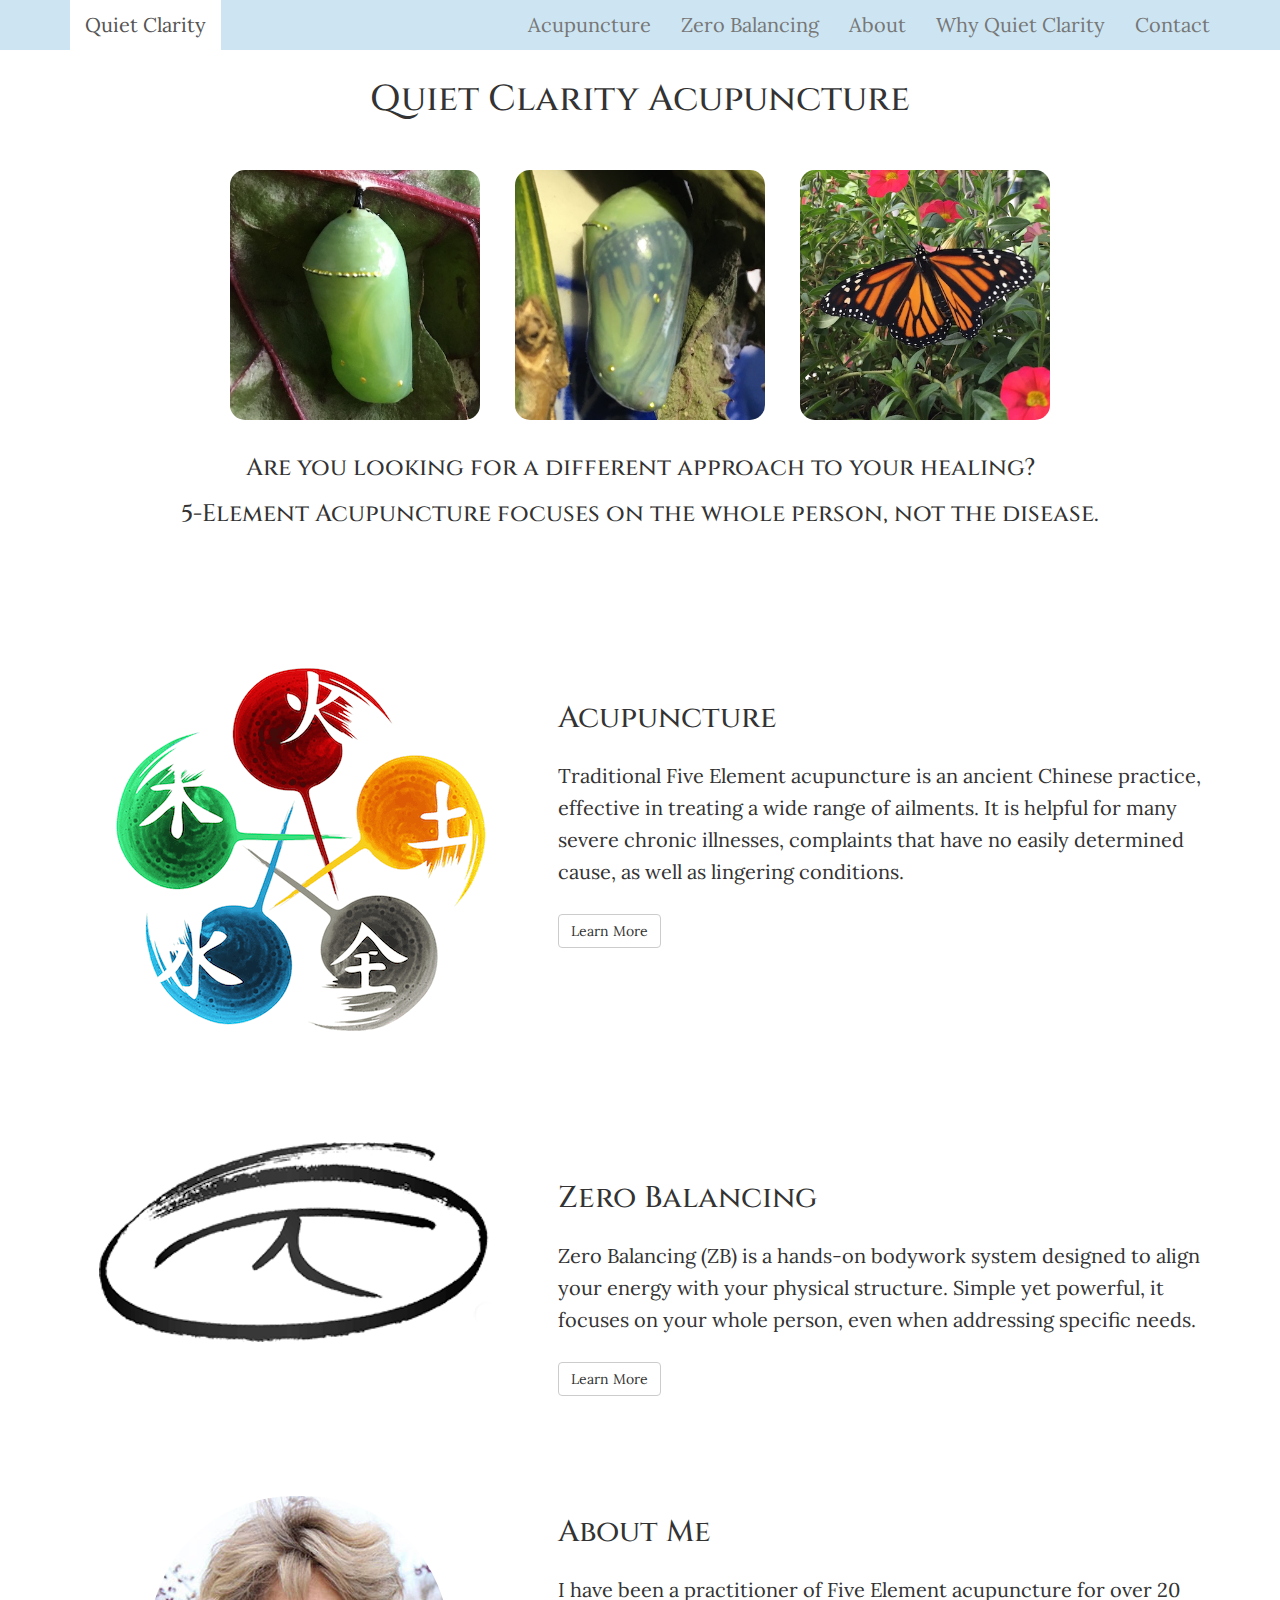
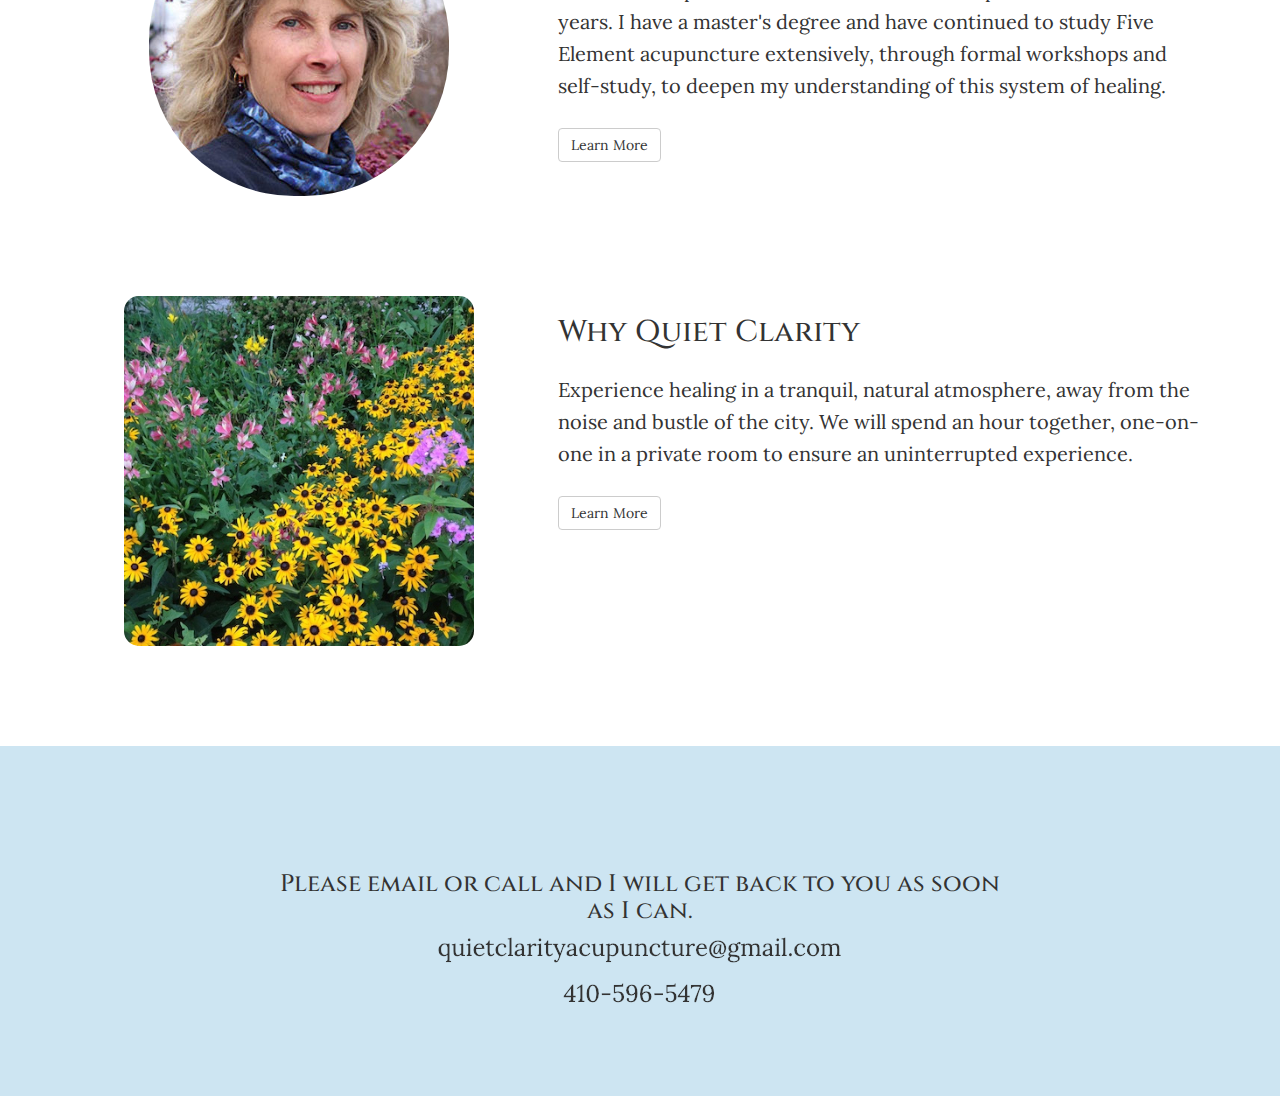
<file: index.html>
<!doctype html>
<html class="no-js" lang="">

<head>
  <meta charset="utf-8">
  <meta http-equiv="x-ua-compatible" content="ie=edge">
  <title>Quiet Clarity Acupuncture</title>
  <meta
    name="description"
    content="Acupuncture and Zero-Balancing in Westminster, Maryland."
  >
  <meta
    name="viewport"
    content="width=device-width, initial-scale=1"
  >

  <link rel="stylesheet" href="https://maxcdn.bootstrapcdn.com/bootstrap/3.3.7/css/bootstrap.min.css" integrity="sha384-BVYiiSIFeK1dGmJRAkycuHAHRg32OmUcww7on3RYdg4Va+PmSTsz/K68vbdEjh4u" crossorigin="anonymous">
  <link rel="stylesheet" href="./main.css">
</head>

<body>
  <!--[if lte IE 9]>
    <p class="browserupgrade">You are using an <strong>outdated</strong> browser. Please <a href="https://browsehappy.com/">upgrade your browser</a> to improve your experience and security.</p>
  <![endif]-->

  <nav class="navbar navbar-default navbar-fixed-top">
    <div class="container">
      <div class="navbar-header">
        <button type="button" class="navbar-toggle collapsed" data-toggle="collapse" data-target="#navbar" aria-expanded="false" aria-controls="navbar">
          <span class="sr-only">Toggle navigation</span>
          <span class="icon-bar"></span>
          <span class="icon-bar"></span>
          <span class="icon-bar"></span>
        </button>
        <span class="brand-container active">
          <a class="navbar-brand" href="./index.html">Quiet Clarity</a>
        </span>
      </div>
      <div id="navbar" class="navbar-collapse collapse">
        <ul class="nav navbar-nav navbar-right">
          <li><a href="./acupuncture.html">Acupuncture</a></li>
          <li><a href="./zero-balancing.html">Zero Balancing</a></li>
          <li><a href="./about.html">About</a></li>
          <li><a href="./why.html">Why Quiet Clarity</a></li>
          <li><a href="./contact.html">Contact</a></li>
      </div><!--/.nav-collapse -->
    </div><!--/.container -->
  </nav>

  <div class="home container">
    <div class="row home__pitch">
      <div class="col-xs-12 content">
        <h1 class="welcome-title">Quiet Clarity Acupuncture</h1>
      </div>
      <div class="col-xs-12 image-container">
        <img class="image" src="./images/pitch-1.jpg">
        <img class="image" src="./images/pitch-2.jpg">
        <img class="image" src="./images/pitch-3.jpg">
      </div>
      <div class="col-xs-12 content">
        <h3>
          Are you looking for a different approach to your healing?
        </h3>
        <h3>
          5-Element Acupuncture focuses on the whole person, not the disease.
        </h3>
      </div>
    </div>

    <div class="row home__acupuncture">
      <div class="col-xs-12 col-sm-5 image-container">
        <img class="image" src="./images/acupuncture-pitch.gif">
      </div>
      <div class="col-xs-12 col-sm-7 content">
        <h2>Acupuncture</h2>
        <p>
          Traditional Five Element acupuncture is an ancient Chinese practice, effective in treating a wide range of ailments. It is helpful for many severe chronic illnesses, complaints that have no easily determined cause, as well as lingering conditions.
        </p>
        <div class="btn-container">
          <a class="btn btn-default" href="./acupuncture.html">Learn More</a>
        </div>
      </div>
    </div>

    <div class="row home__zero-balancing">
      <div class="col-xs-12 col-sm-5 image-container">
        <img class="image" src="./images/zb-logo.png">
      </div>
      <div class="col-xs-12 col-sm-7 content">
        <h2>Zero Balancing</h2>
        <p>
          Zero Balancing (ZB) is a hands-on bodywork system designed to align your energy with your physical structure. Simple yet powerful, it focuses on your whole person, even when addressing specific needs.
        </p>
        <div class="btn-container">
          <a class="btn btn-default" href="./zero-balancing.html">Learn More</a>
        </div>
      </div>
    </div>

    <div class="row home__about">
      <div class="col-xs-12 col-sm-5 image-container">
        <img class="image" src="./images/profile.jpg" /> 
      </div>
      <div class="col-xs-12 col-sm-7 content">
        <h2>About Me</h2>
        <p>
          I have been a practitioner of Five Element acupuncture for over 20 years. I have a master's degree and have continued to study Five Element acupuncture extensively, through formal workshops and self-study, to deepen my understanding of this system of healing.
        </p>
        <div class="btn-container">
          <a class="btn btn-default" href="./about.html">Learn More</a>
        </div>
      </div>
    </div>

    <div class="row home__why">
      <div class="col-xs-12 col-sm-5 image-container">
        <img class="image" src="./images/flowers.jpg" /> 
      </div>
      <div class="col-xs-12 col-sm-7 content">
        <h2>Why Quiet Clarity</h2>
        <p>
          Experience healing in a tranquil, natural atmosphere, away from the noise and bustle of the city. We will spend an hour together, one-on-one in a private room to ensure an uninterrupted experience. 
        </p>
        <div class="btn-container">
          <a class="btn btn-default" href="./why.html">Learn More</a>
        </div>
      </div>
    </div>

    <!--<div class="modal" tabindex="-1" role="dialog" id="covid-modal">-->
      <!--<div class="modal-dialog" role="document">-->
        <!--<div class="modal-content">-->
          <!--<div class="modal-header clearfix">-->
            <!--<div class="pull-left">-->
              <!--<div class="modal-title">Due to COVID-19, Business operations have changed.</div>-->
            <!--</div>-->
            <!--<div class="pull-right">-->
              <!--<button class="btn btn-default" data-dismiss="modal">-->
                <!--Close-->
              <!--</button>-->
            <!--</div>-->
          <!--</div>-->
          <!--<div class="modal-body">-->
            <!--<p>I am open for business with limited appointments.</p>-->
            <!--<p>Zero Balancing appointments are not available at this time.</p>-->
            <!--<p>Please keep checking back to see when I will be taking new clients.</p>-->
          <!--</div>-->
        <!--</div>-->
      <!--</div>-->
    <!--</div>-->

  </div>

  <!--Contact-->
  <div class="contact-container">
    <div class="contact">
      <h3>Please email or call and I will get back to you as soon as I can.</h3>
      <img src='./images/contact-details.png' />
    </div>
  </div>

<script src="https://code.jquery.com/jquery-3.2.1.slim.min.js" integrity="sha384-KJ3o2DKtIkvYIK3UENzmM7KCkRr/rE9/Qpg6aAZGJwFDMVNA/GpGFF93hXpG5KkN" crossorigin="anonymous"></script>
<script src="https://maxcdn.bootstrapcdn.com/bootstrap/3.3.7/js/bootstrap.min.js" integrity="sha384-Tc5IQib027qvyjSMfHjOMaLkfuWVxZxUPnCJA7l2mCWNIpG9mGCD8wGNIcPD7Txa" crossorigin="anonymous"></script>

  <!-- Google Analytics: change UA-XXXXX-Y to be your site's ID. -->
  <script>
    window.ga = function () { ga.q.push(arguments) }; ga.q = []; ga.l = +new Date;
    ga('create', 'UA-104463520-1', 'auto'); ga('send', 'pageview')
  </script>

  <script>
    $(window).on('load',function(){
      $('#covid-modal').modal('show');
    });
  </script>
  <script src="https://www.google-analytics.com/analytics.js" async defer></script>
</body>

</html>
</file>
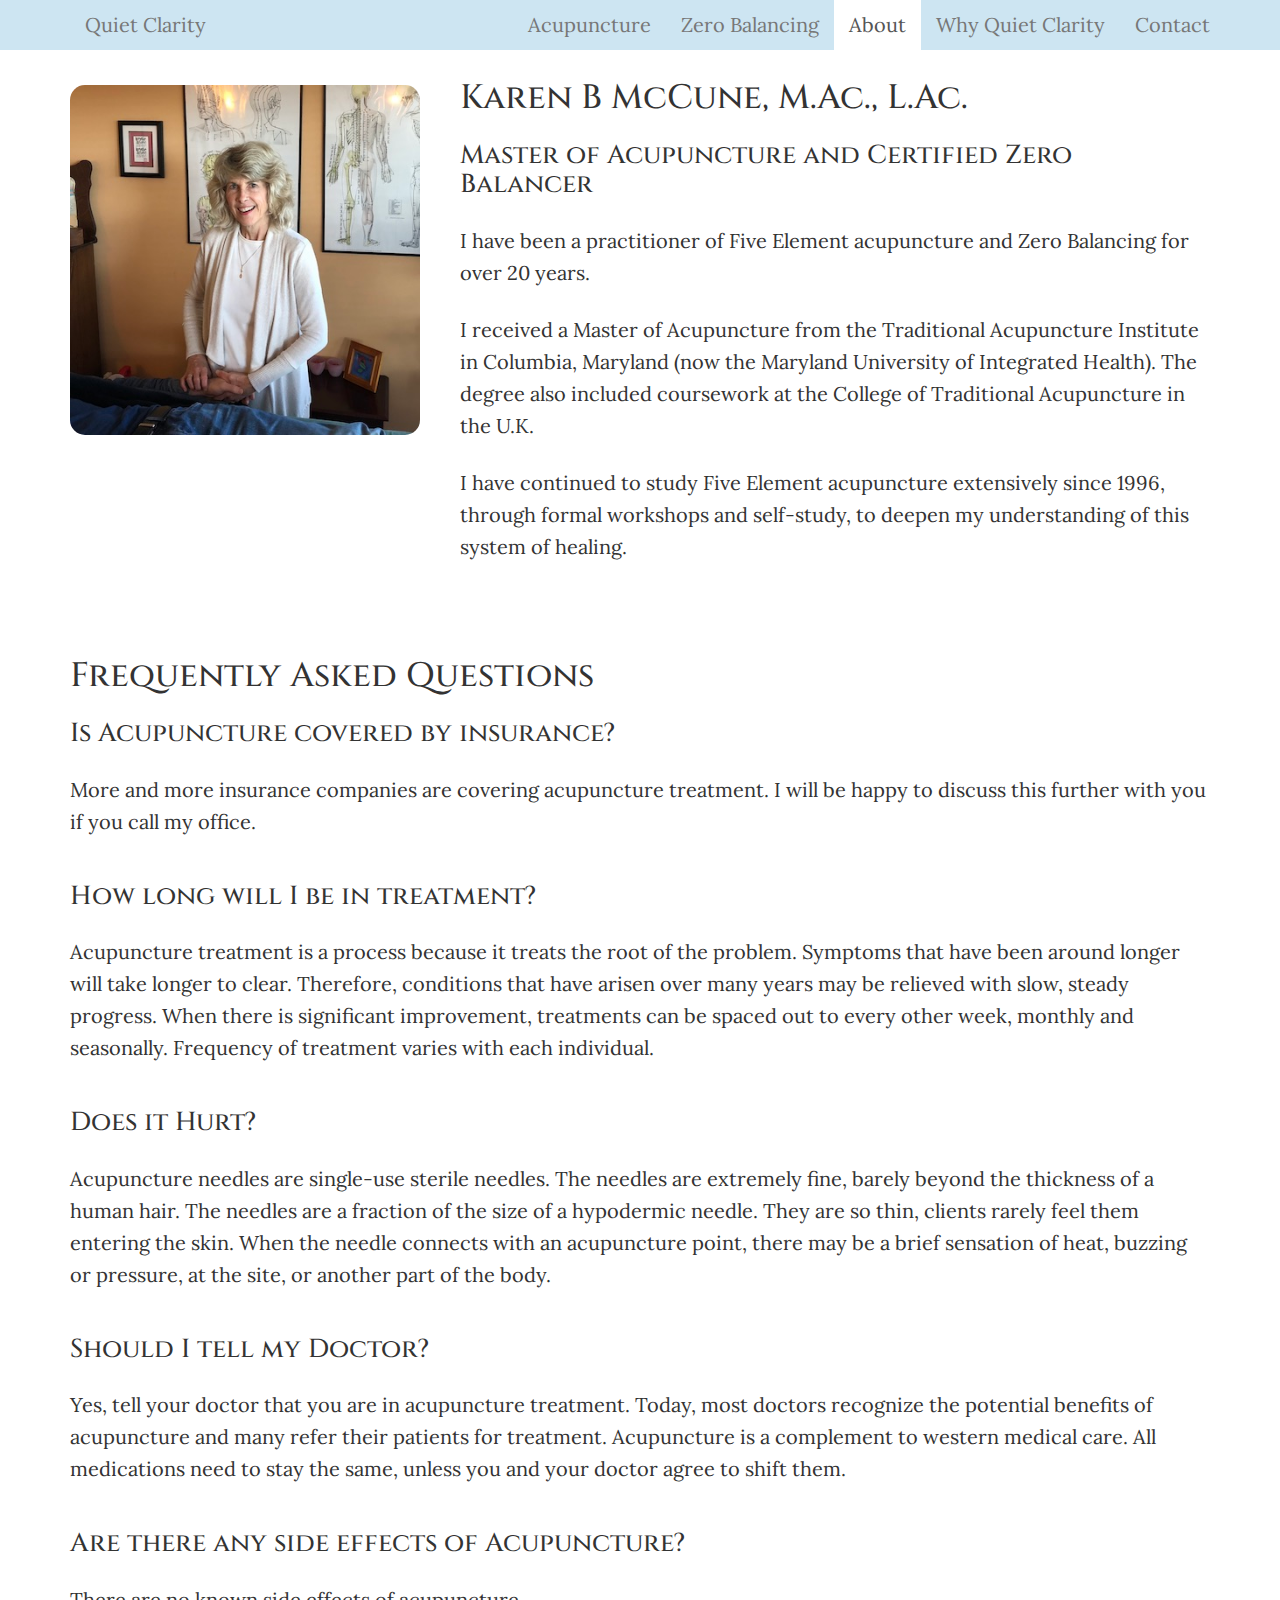
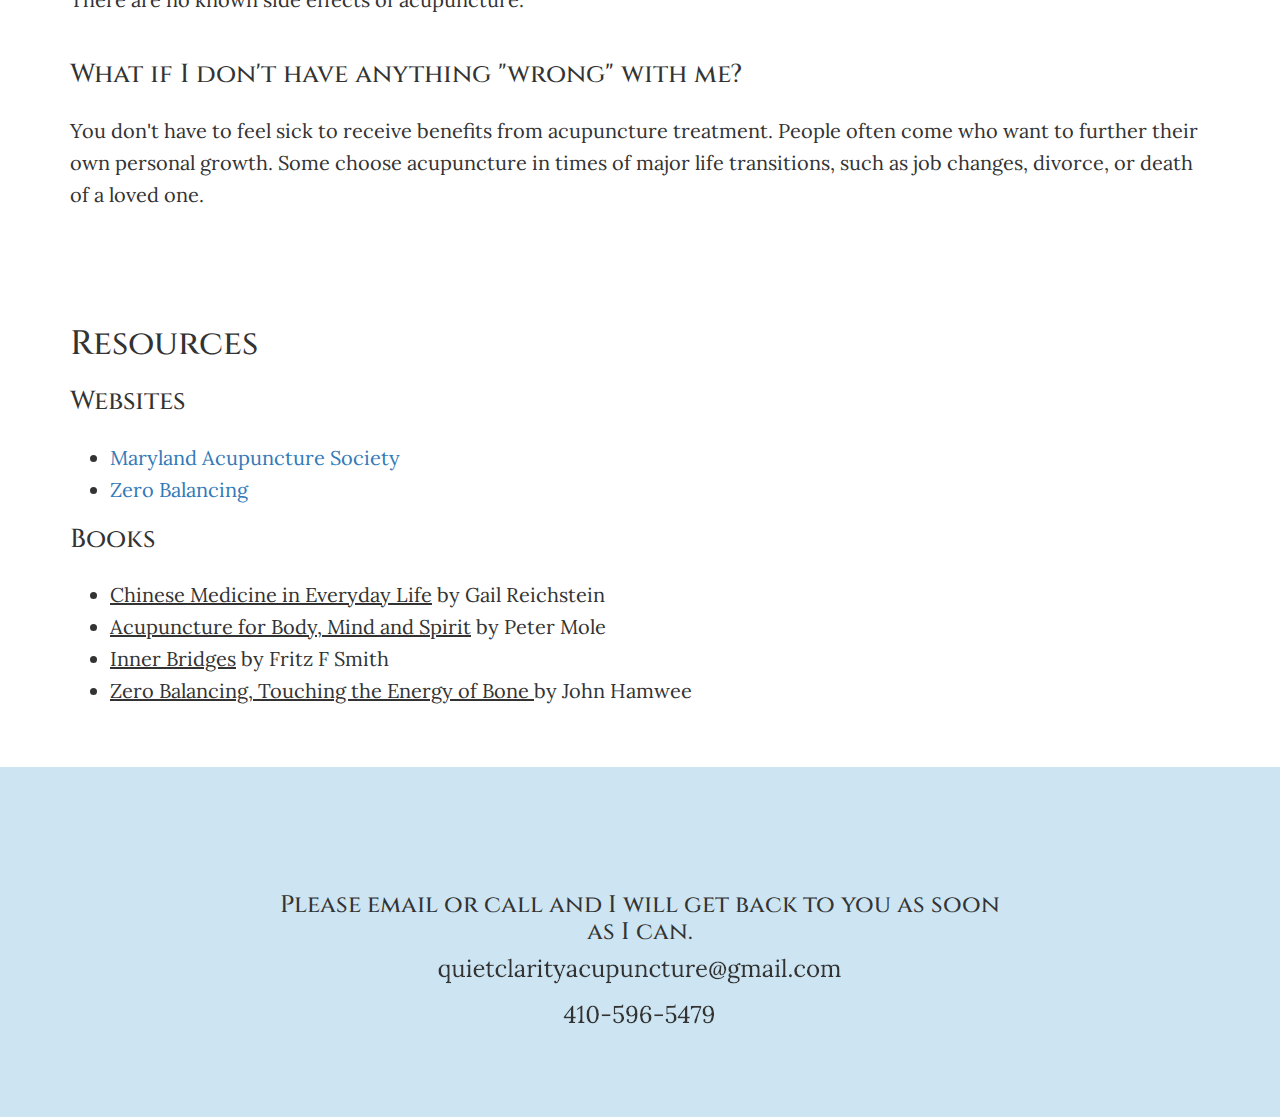
<file: about.html>
<!doctype html>
<html class="no-js" lang="">

<head>
  <meta charset="utf-8">
  <meta http-equiv="x-ua-compatible" content="ie=edge">
  <title>Quiet Clarity Acupuncture</title>
  <meta
    name="description"
    content="Acupuncture and Zero-Balancing in Westminster, Maryland."
  >
  <meta
    name="viewport"
    content="width=device-width, initial-scale=1"
  >

<link rel="stylesheet" href="https://maxcdn.bootstrapcdn.com/bootstrap/3.3.7/css/bootstrap.min.css" integrity="sha384-BVYiiSIFeK1dGmJRAkycuHAHRg32OmUcww7on3RYdg4Va+PmSTsz/K68vbdEjh4u" crossorigin="anonymous">
  <link rel="stylesheet" href="./main.css">
</head>

<body>
  <!--[if lte IE 9]>
    <p class="browserupgrade">You are using an <strong>outdated</strong> browser. Please <a href="https://browsehappy.com/">upgrade your browser</a> to improve your experience and security.</p>
  <![endif]-->

  <nav class="navbar navbar-default navbar-fixed-top">
    <div class="container">
      <div class="navbar-header">
        <button type="button" class="navbar-toggle collapsed" data-toggle="collapse" data-target="#navbar" aria-expanded="false" aria-controls="navbar">
          <span class="sr-only">Toggle navigation</span>
          <span class="icon-bar"></span>
          <span class="icon-bar"></span>
          <span class="icon-bar"></span>
        </button>
        <span class="brand-container">
          <a class="navbar-brand" href="./index.html">Quiet Clarity</a>
        </span>
      </div>
      <div id="navbar" class="navbar-collapse collapse">
        <ul class="nav navbar-nav navbar-right">
          <li><a href="./acupuncture.html">Acupuncture</a></li>
          <li><a href="./zero-balancing.html">Zero Balancing</a></li>
          <li class="active"><a href="./about.html">About</a></li>
          <li><a href="./why.html">Why Quiet Clarity</a></li>
          <li><a href="./contact.html">Contact</a></li>
      </div><!--/.nav-collapse -->
    </div><!--/.container -->
  </nav>

  <div class="about container">
    <div class="row about__description">
      <div class="col-xs-12 col-sm-4 image-container">
        <img class="image" src="./images/karen-acupuncture.jpg" /> 
      </div>
      <div class="col-xs-12 col-sm-8 content">
        <h2>
          Karen B McCune, M.Ac., L.Ac.
        </h2>
        <h3>
          Master of Acupuncture and
          Certified Zero Balancer
        </h3>
        <p>
          I have been a practitioner of Five Element acupuncture and Zero Balancing for over 20 years.
        </p>
        <p>
          I received a Master of Acupuncture from the Traditional Acupuncture Institute in Columbia, Maryland (now the Maryland University of Integrated Health). The degree also included coursework at the College of Traditional Acupuncture in the U.K. 
        </p>
        <p>
          I have continued to study Five Element acupuncture extensively since 1996, through formal workshops and self-study, to deepen my understanding of this system of healing.
        </p>
      </div>
    </div>

    <div class="row about__faq">
      <div class="col-xs-12 content">
        <h2>Frequently Asked Questions</h2>
        <h3>Is Acupuncture covered by insurance?</h3>
        <p>
          More and more insurance companies are covering acupuncture treatment. I will be happy to discuss this further with you if you call my office.
        </p>

        <h3>How long will I be in treatment?</h3>
        <p>
          Acupuncture treatment is a process because it treats the root of the problem. Symptoms that have been around longer will take longer to clear. Therefore, conditions that have arisen over many years may be relieved with slow, steady progress. When there is significant improvement, treatments can be spaced out to every other week, monthly and seasonally. Frequency of treatment varies with each individual.
        </p>

        <h3>Does it Hurt?</h3>
        <p>
          Acupuncture needles are single-use sterile needles. The needles are extremely fine, barely beyond the thickness of a human hair. The needles are a fraction of the size of a hypodermic needle. They are so thin, clients rarely feel them entering the skin. When the needle connects with an acupuncture point, there may be a brief sensation of heat, buzzing or pressure, at the site, or another part of the body.
        </p>

        <h3>Should I tell my Doctor?</h3>
        <p>
          Yes, tell your doctor that you are in acupuncture treatment. Today, most doctors recognize the potential benefits of acupuncture and many refer their patients for treatment. Acupuncture is a complement to western medical care. All medications need to stay the same, unless you and your doctor agree to shift them.
        </p>

        <h3>Are there any side effects of Acupuncture?</h3>
        <p>There are no known side effects of acupuncture.</p>

        <h3>What if I don't have anything "wrong" with me?</h3>
        <p>
          You don't have to feel sick to receive benefits from acupuncture treatment. People often come who want to further their own personal growth. Some choose acupuncture in times of major life transitions, such as job changes, divorce, or death of a loved one.
        </p>
      </div>
    </div>

    <div class="row about__resources">
      <div class="col-xs-12 content">
        <h2>Resources</h2>
        <h3>Websites</h3>
        <ul>
          <li>
            <a href="http://maryland-acupuncture.org/information.html" target="_blank">
              Maryland Acupuncture Society
            </a>
          </li>
          <li>
            <a href="http://www.zerobalancing.com/about" target="_blank">
              Zero Balancing
            </a>
          </li>
        </ul>
        <h3>Books</h3>
        <ul>
          <li>
            <span class="book">Chinese Medicine in Everyday Life</span> by Gail Reichstein
          </li>
          <li>
            <span class="book">Acupuncture for Body, Mind and Spirit</span> by Peter Mole
          </li>
          <li>
            <span class="book">Inner Bridges</span> by Fritz F Smith
          </li>
          <li>
            <span class="book">Zero Balancing, Touching the Energy of Bone </span> by John Hamwee</li>
        </ul>
      </div>
    </div>
  </div>

  <!--Contact-->
  <div class="contact-container">
    <div class="contact">
      <h3>Please email or call and I will get back to you as soon as I can.</h3>
      <img src='./images/contact-details.png' />
    </div>
  </div>


<script src="https://code.jquery.com/jquery-3.2.1.slim.min.js" integrity="sha384-KJ3o2DKtIkvYIK3UENzmM7KCkRr/rE9/Qpg6aAZGJwFDMVNA/GpGFF93hXpG5KkN" crossorigin="anonymous"></script>
<script src="https://maxcdn.bootstrapcdn.com/bootstrap/3.3.7/js/bootstrap.min.js" integrity="sha384-Tc5IQib027qvyjSMfHjOMaLkfuWVxZxUPnCJA7l2mCWNIpG9mGCD8wGNIcPD7Txa" crossorigin="anonymous"></script>

  <!-- Google Analytics: change UA-XXXXX-Y to be your site's ID. -->
  <script>
    window.ga = function () { ga.q.push(arguments) }; ga.q = []; ga.l = +new Date;
    ga('create', 'UA-104463520-1', 'auto'); ga('send', 'pageview')
  </script>
  <script src="https://www.google-analytics.com/analytics.js" async defer></script>
</body>

</html>
</file>
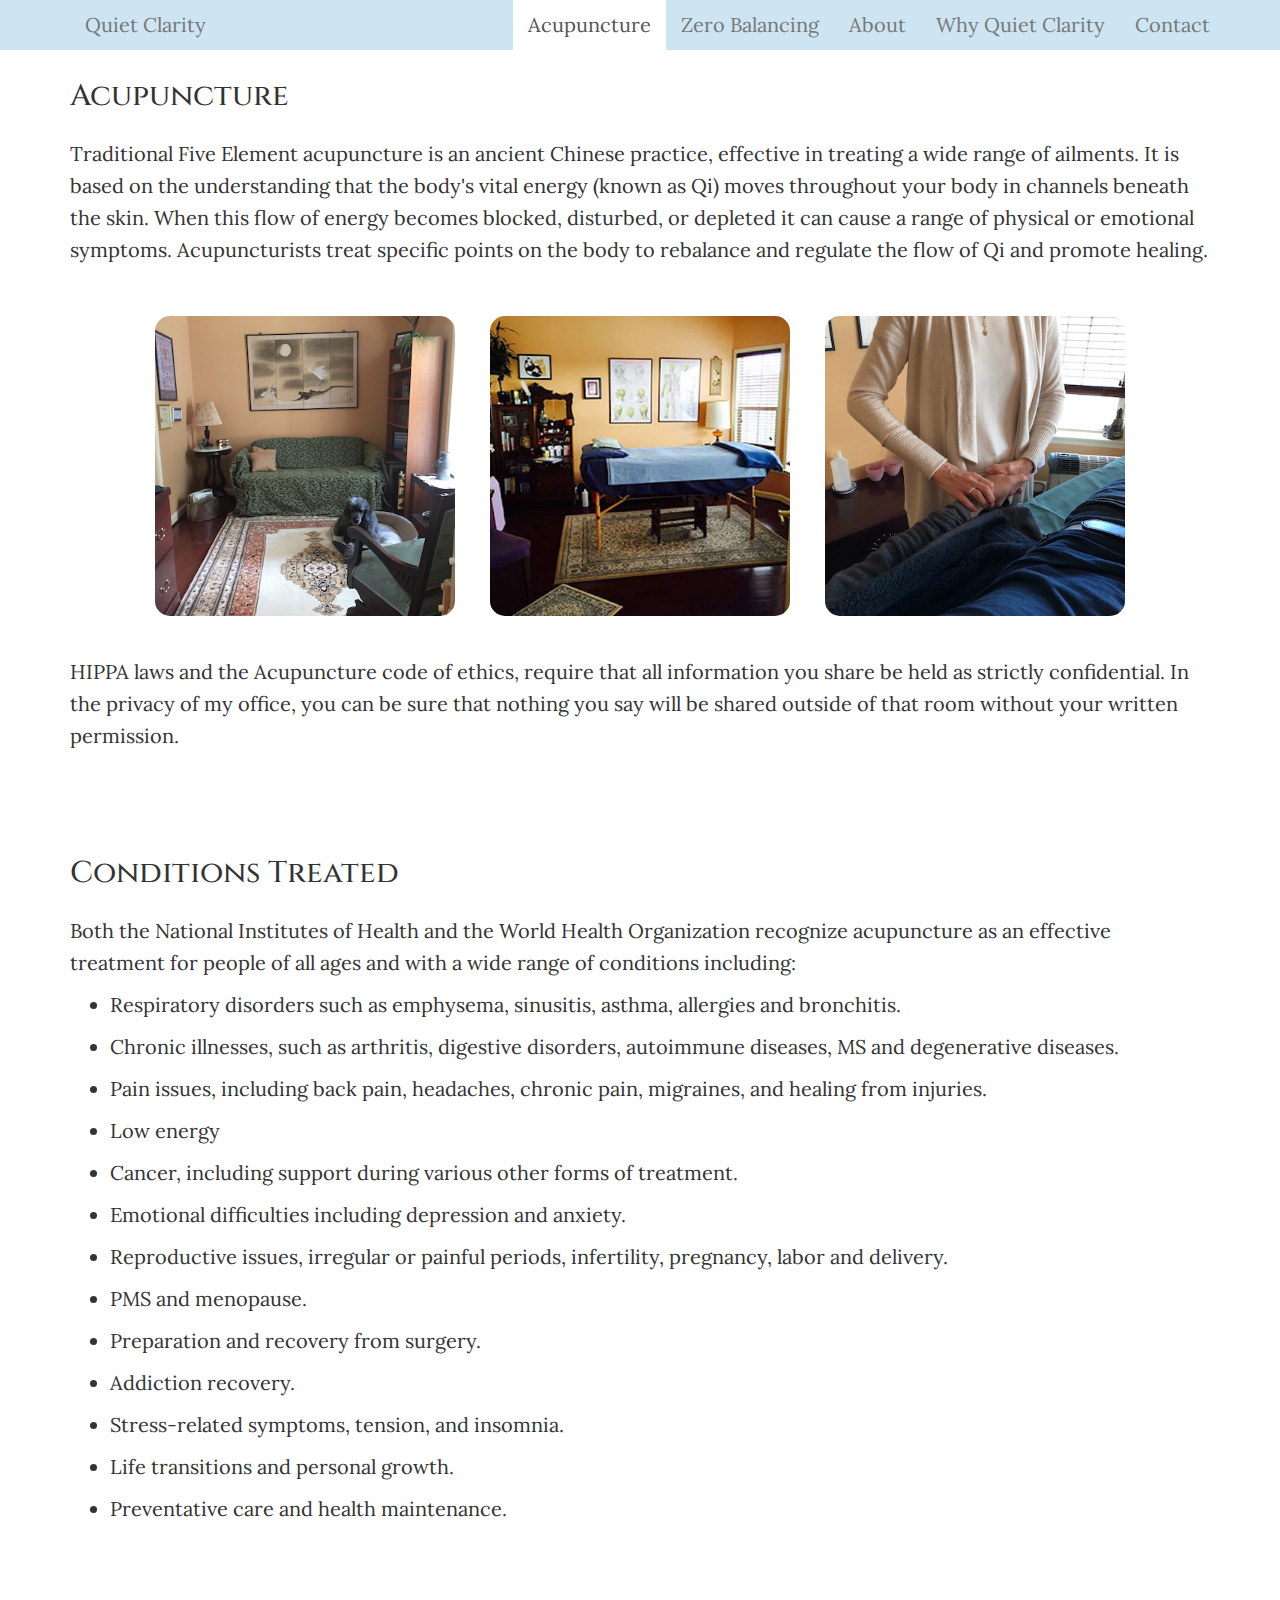
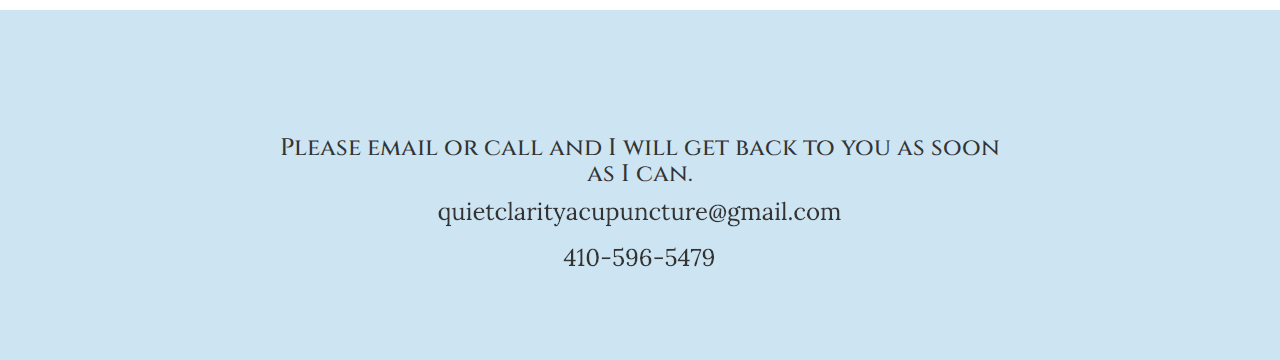
<file: acupuncture.html>
<!doctype html>
<html class="no-js" lang="">

<head>
  <meta charset="utf-8">
  <meta http-equiv="x-ua-compatible" content="ie=edge">
  <title>Quiet Clarity Acupuncture</title>
  <meta
    name="description"
    content="Acupuncture and Zero-Balancing in Westminster, Maryland."
  >
  <meta
    name="viewport"
    content="width=device-width, initial-scale=1"
  >

<link rel="stylesheet" href="https://maxcdn.bootstrapcdn.com/bootstrap/3.3.7/css/bootstrap.min.css" integrity="sha384-BVYiiSIFeK1dGmJRAkycuHAHRg32OmUcww7on3RYdg4Va+PmSTsz/K68vbdEjh4u" crossorigin="anonymous">
  <link rel="stylesheet" href="./main.css">
</head>

<body>
  <!--[if lte IE 9]>
    <p class="browserupgrade">You are using an <strong>outdated</strong> browser. Please <a href="https://browsehappy.com/">upgrade your browser</a> to improve your experience and security.</p>
  <![endif]-->

  <nav class="navbar navbar-default navbar-fixed-top">
    <div class="container">
      <div class="navbar-header">
        <button type="button" class="navbar-toggle collapsed" data-toggle="collapse" data-target="#navbar" aria-expanded="false" aria-controls="navbar">
          <span class="sr-only">Toggle navigation</span>
          <span class="icon-bar"></span>
          <span class="icon-bar"></span>
          <span class="icon-bar"></span>
        </button>
        <span class="brand-container">
          <a class="navbar-brand" href="./index.html">Quiet Clarity</a>
        </span>
      </div>
      <div id="navbar" class="navbar-collapse collapse">
        <ul class="nav navbar-nav navbar-right">
          <li class="active"><a href="./acupuncture.html">Acupuncture</a></li>
          <li><a href="./zero-balancing.html">Zero Balancing</a></li>
          <li><a href="./about.html">About</a></li>
          <li><a href="./why.html">Why Quiet Clarity</a></li>
          <li><a href="./contact.html">Contact</a></li>
      </div><!--/.nav-collapse -->
    </div><!--/.container -->
  </nav>

  <div class="acupuncture container">
    <div class="row acupuncture__description">
      <div class="col-xs-12 content">
        <h2>Acupuncture</h2>
        <p>
          Traditional Five Element acupuncture is an ancient Chinese practice, effective in treating a wide range of ailments. It is based on the understanding that the body's vital energy (known as Qi) moves throughout your body in channels beneath the skin. When this flow of energy becomes blocked, disturbed, or depleted it can cause a range of physical or emotional symptoms. Acupuncturists treat specific points on the body to rebalance and regulate the flow of Qi and promote healing.
        </p>
      </div>
      <div class="col-xs-12 image-container">
        <img class="image" src="./images/waiting-room.jpg">
        <img class="image" src="./images/treatment-room.jpg">
        <img class="image" src="./images/acupuncture-pulse.jpg">
      </div>
      <div class="col-xs-12 content">
        <p>
          HIPPA laws and the Acupuncture code of ethics, require that all information you share be held as strictly confidential. In the privacy of my office, you can be sure that nothing you say will be shared outside of that room without your written permission.
        </p>
      </div>
    </div>

    <div class="row acupuncture__conditions-treated">
      <div class="col-xs-12 content">
        <h2>Conditions Treated</h2>
        <p>
          Both the National Institutes of Health and the World Health Organization recognize acupuncture as an effective treatment for people of all ages and with a wide range of conditions including:
        </p>
        <ul>
          <li>
            Respiratory disorders such as emphysema, sinusitis, asthma, allergies and bronchitis.
          </li>
          <li>
            Chronic illnesses, such as arthritis, digestive disorders, autoimmune diseases, MS and degenerative diseases.
          </li>
          <li>
            Pain issues, including back pain, headaches, chronic pain, migraines, and healing from injuries.
          </li>
          <li>
            Low energy
          </li>
          <li>
            Cancer, including support during various other forms of treatment.
          </li>
          <li>
            Emotional difficulties including depression and anxiety.
          </li>
          <li>
            Reproductive issues, irregular or painful periods, infertility, pregnancy, labor and delivery.
          </li>
          <li>
            PMS and menopause.
          </li>
          <li>
            Preparation and recovery from surgery.
          </li>
          <li>
            Addiction recovery.
          </li>
          <li>
            Stress-related symptoms, tension, and insomnia.
          </li>
          <li>
            Life transitions and personal growth.
          </li>
          <li>
            Preventative care and health maintenance.
          </li>
        </ul>
      </div>
    </div>
  </div>

  <!--Contact-->
  <div class="contact-container">
    <div class="contact">
      <h3>Please email or call and I will get back to you as soon as I can.</h3>
      <img src='./images/contact-details.png' />
    </div>
  </div>


<script src="https://code.jquery.com/jquery-3.2.1.slim.min.js" integrity="sha384-KJ3o2DKtIkvYIK3UENzmM7KCkRr/rE9/Qpg6aAZGJwFDMVNA/GpGFF93hXpG5KkN" crossorigin="anonymous"></script>
<script src="https://maxcdn.bootstrapcdn.com/bootstrap/3.3.7/js/bootstrap.min.js" integrity="sha384-Tc5IQib027qvyjSMfHjOMaLkfuWVxZxUPnCJA7l2mCWNIpG9mGCD8wGNIcPD7Txa" crossorigin="anonymous"></script>

  <!-- Google Analytics: change UA-XXXXX-Y to be your site's ID. -->
  <script>
    window.ga = function () { ga.q.push(arguments) }; ga.q = []; ga.l = +new Date;
    ga('create', 'UA-104463520-1', 'auto'); ga('send', 'pageview')
  </script>
  <script src="https://www.google-analytics.com/analytics.js" async defer></script>
</body>

</html>
</file>
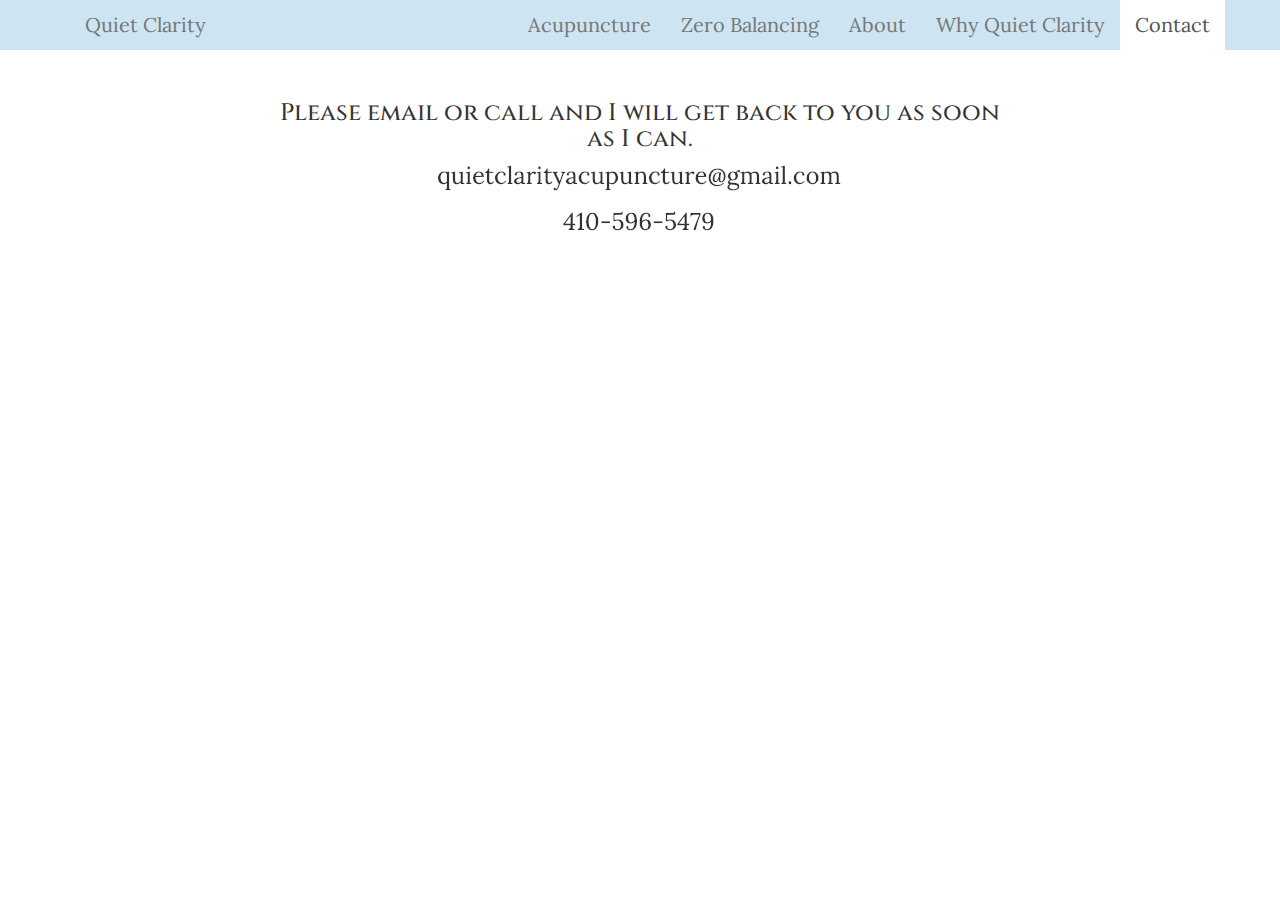
<file: contact.html>
<!doctype html>
<html class="no-js" lang="">

<head>
  <meta charset="utf-8">
  <meta http-equiv="x-ua-compatible" content="ie=edge">
  <title>Quiet Clarity Acupuncture</title>
  <meta
    name="description"
    content="Acupuncture and Zero-Balancing in Westminster, Maryland."
  >
  <meta
    name="viewport"
    content="width=device-width, initial-scale=1"
  >

<link rel="stylesheet" href="https://maxcdn.bootstrapcdn.com/bootstrap/3.3.7/css/bootstrap.min.css" integrity="sha384-BVYiiSIFeK1dGmJRAkycuHAHRg32OmUcww7on3RYdg4Va+PmSTsz/K68vbdEjh4u" crossorigin="anonymous">
  <link rel="stylesheet" href="./main.css">
</head>

<body>
  <!--[if lte IE 9]>
    <p class="browserupgrade">You are using an <strong>outdated</strong> browser. Please <a href="https://browsehappy.com/">upgrade your browser</a> to improve your experience and security.</p>
  <![endif]-->

  <nav class="navbar navbar-default navbar-fixed-top">
    <div class="container">
      <div class="navbar-header">
        <button type="button" class="navbar-toggle collapsed" data-toggle="collapse" data-target="#navbar" aria-expanded="false" aria-controls="navbar">
          <span class="sr-only">Toggle navigation</span>
          <span class="icon-bar"></span>
          <span class="icon-bar"></span>
          <span class="icon-bar"></span>
        </button>
        <span class="brand-container">
          <a class="navbar-brand" href="./index.html">Quiet Clarity</a>
        </span>
      </div>
      <div id="navbar" class="navbar-collapse collapse">
        <ul class="nav navbar-nav navbar-right">
          <li><a href="./acupuncture.html">Acupuncture</a></li>
          <li><a href="./zero-balancing.html">Zero Balancing</a></li>
          <li><a href="./about.html">About</a></li>
          <li><a href="./why.html">Why Quiet Clarity</a></li>
          <li class="active"><a href="./contact.html">Contact</a></li>
      </div><!--/.nav-collapse -->
    </div><!--/.container -->
  </nav>

  <!--Contact-->
  <div class="contact">
    <h3>Please email or call and I will get back to you as soon as I can.</h3>
    <img src='./images/contact-details-white.png' />
  </div>


<script src="https://code.jquery.com/jquery-3.2.1.slim.min.js" integrity="sha384-KJ3o2DKtIkvYIK3UENzmM7KCkRr/rE9/Qpg6aAZGJwFDMVNA/GpGFF93hXpG5KkN" crossorigin="anonymous"></script>
<script src="https://maxcdn.bootstrapcdn.com/bootstrap/3.3.7/js/bootstrap.min.js" integrity="sha384-Tc5IQib027qvyjSMfHjOMaLkfuWVxZxUPnCJA7l2mCWNIpG9mGCD8wGNIcPD7Txa" crossorigin="anonymous"></script>

  <!-- Google Analytics: change UA-XXXXX-Y to be your site's ID. -->
  <script>
    window.ga = function () { ga.q.push(arguments) }; ga.q = []; ga.l = +new Date;
    ga('create', 'UA-104463520-1', 'auto'); ga('send', 'pageview')
  </script>
  <script src="https://www.google-analytics.com/analytics.js" async defer></script>
</body>

</html>
</file>
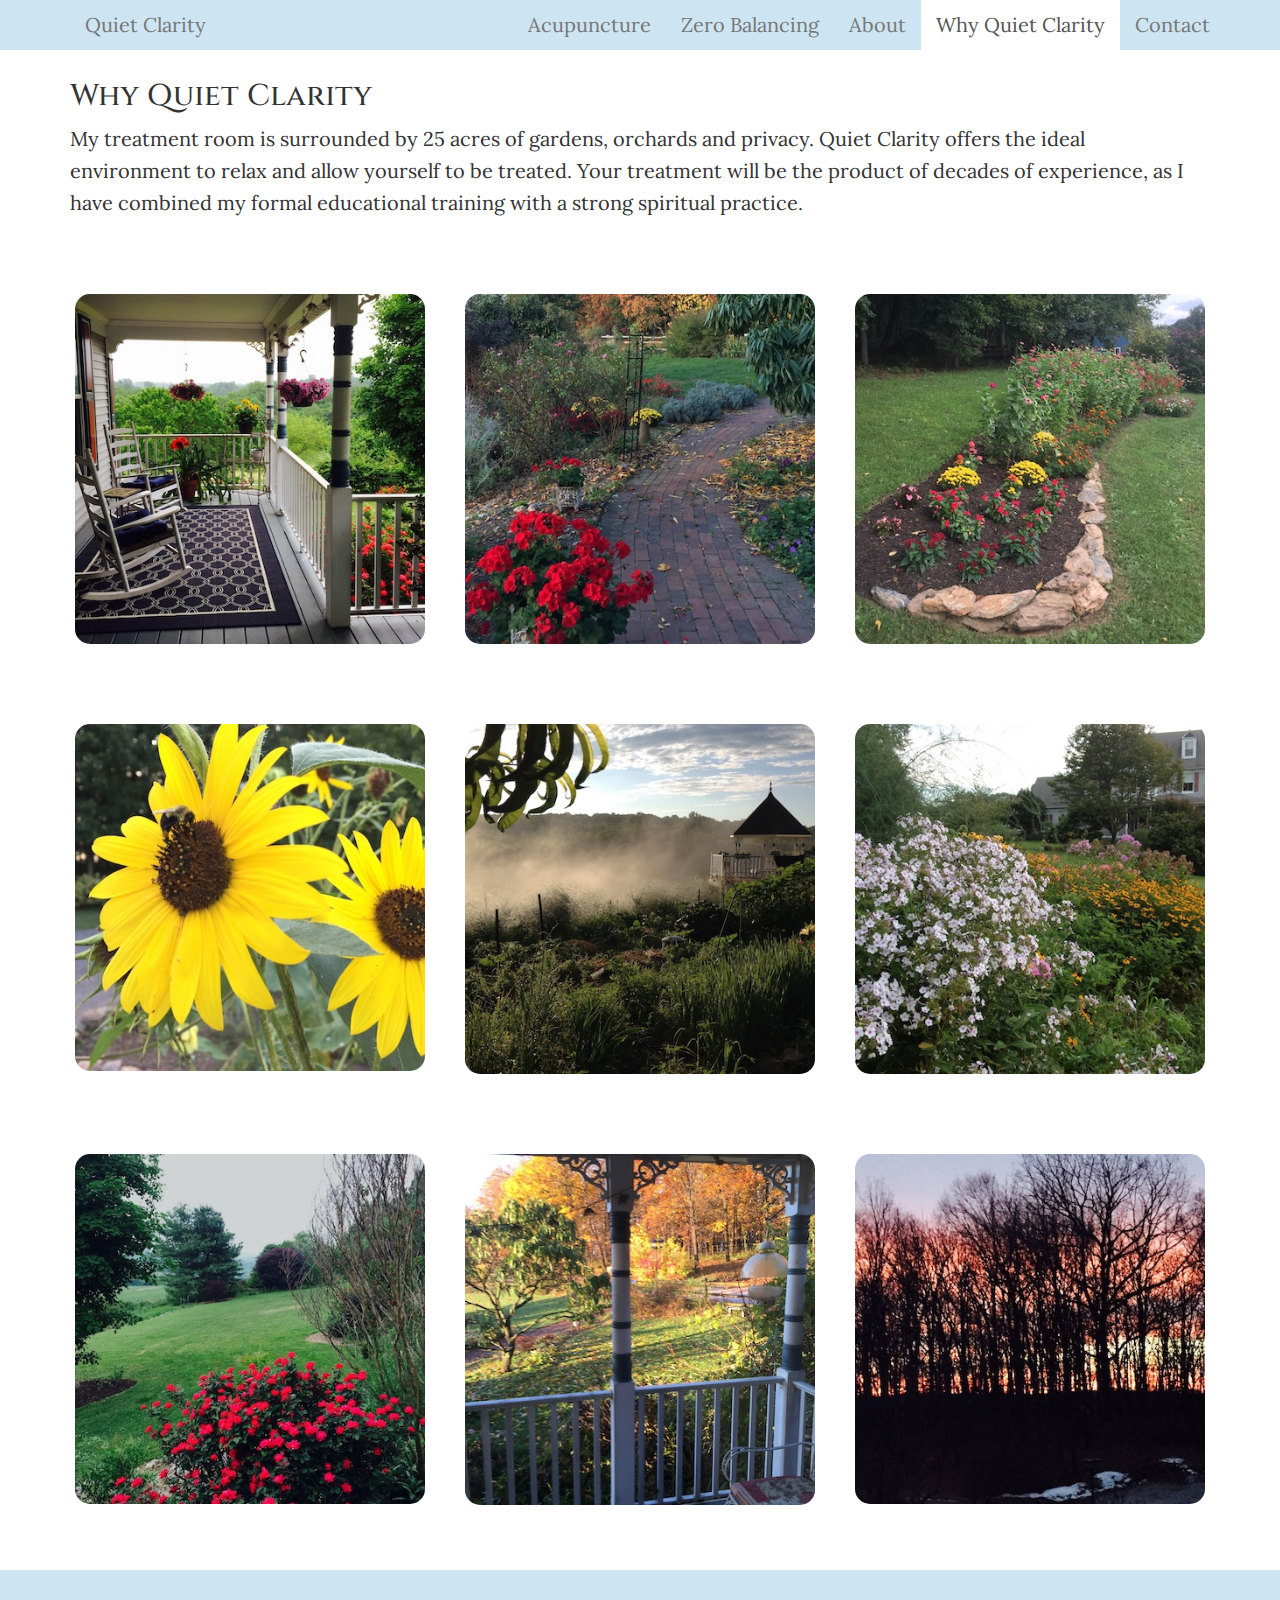
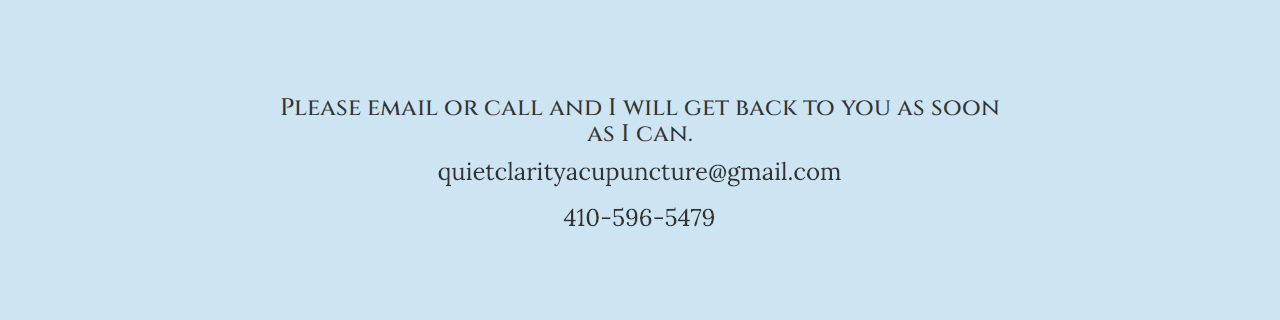
<file: why.html>
<!doctype html>
<html class="no-js" lang="">

<head>
  <meta charset="utf-8">
  <meta http-equiv="x-ua-compatible" content="ie=edge">
  <title>Quiet Clarity Acupuncture</title>
  <meta
    name="description"
    content="Acupuncture and Zero-Balancing in Westminster, Maryland."
  >
  <meta
    name="viewport"
    content="width=device-width, initial-scale=1"
  >

<link rel="stylesheet" href="https://maxcdn.bootstrapcdn.com/bootstrap/3.3.7/css/bootstrap.min.css" integrity="sha384-BVYiiSIFeK1dGmJRAkycuHAHRg32OmUcww7on3RYdg4Va+PmSTsz/K68vbdEjh4u" crossorigin="anonymous">
  <link rel="stylesheet" href="./main.css">
</head>

<body>
  <!--[if lte IE 9]>
    <p class="browserupgrade">You are using an <strong>outdated</strong> browser. Please <a href="https://browsehappy.com/">upgrade your browser</a> to improve your experience and security.</p>
  <![endif]-->

  <nav class="navbar navbar-default navbar-fixed-top">
    <div class="container">
      <div class="navbar-header">
        <button type="button" class="navbar-toggle collapsed" data-toggle="collapse" data-target="#navbar" aria-expanded="false" aria-controls="navbar">
          <span class="sr-only">Toggle navigation</span>
          <span class="icon-bar"></span>
          <span class="icon-bar"></span>
          <span class="icon-bar"></span>
        </button>
        <span class="brand-container">
          <a class="navbar-brand" href="./index.html">Quiet Clarity</a>
        </span>
      </div>
      <div id="navbar" class="navbar-collapse collapse">
        <ul class="nav navbar-nav navbar-right">
          <li><a href="./acupuncture.html">Acupuncture</a></li>
          <li><a href="./zero-balancing.html">Zero Balancing</a></li>
          <li><a href="./about.html">About</a></li>
          <li class="active"><a href="./why.html">Why Quiet Clarity</a></li>
          <li><a href="./contact.html">Contact</a></li>
      </div><!--/.nav-collapse -->
    </div><!--/.container -->
  </nav>

  <div class="why container">
    <div class="row">
      <div class="col-xs-12 content">
        <h2>Why Quiet Clarity</h2>
        <p>
          My treatment room is surrounded by 25 acres of gardens, orchards and privacy. Quiet Clarity offers the ideal environment to relax and allow yourself to be treated. Your treatment will be the product of decades of experience, as I have combined my formal educational training with a strong spiritual practice.
        </p>
      </div>
    </div>
    <div class="row">
      <div class="col-xs-12 col-sm-4 image-container" >
        <img src="./images/porch.jpg" class="image" />
      </div>
      <div class="col-xs-12 col-sm-4 image-container">
        <img src="./images/wysteria-walk.jpg" class="image" />
      </div>
      <div class="col-xs-12 col-sm-4 image-container">
        <img src="./images/rock-garden.jpg" class="image" />
      </div>
    </div>
    <div class="row">
      <div class="col-xs-12 col-sm-4 image-container" >
        <img src="./images/sunflowers.jpg" class="image" />
      </div>
      <div class="col-xs-12 col-sm-4 image-container">
        <img src="./images/gazebo.jpg" class="image" />
      </div>
      <div class="col-xs-12 col-sm-4 image-container">
        <img src="./images/house-and-garden.jpg" class="image" />
      </div>
    </div>
    <div class="row">
      <div class="col-xs-12 col-sm-4 image-container">
        <img src="./images/gray-and-red-flowers.jpg" class="image" />
      </div>
      <div class="col-xs-12 col-sm-4 image-container" >
        <img src="./images/autum-porch.jpg" class="image" />
      </div>
      <div class="col-xs-12 col-sm-4 image-container">
        <img src="./images/sunset.jpg" class="image" />
      </div>
    </div>
  </div>
  
  <!--Contact-->
  <div class="contact-container">
    <div class="contact">
      <h3>Please email or call and I will get back to you as soon as I can.</h3>
      <img src='./images/contact-details.png' />
    </div>
  </div>


<script src="https://code.jquery.com/jquery-3.2.1.slim.min.js" integrity="sha384-KJ3o2DKtIkvYIK3UENzmM7KCkRr/rE9/Qpg6aAZGJwFDMVNA/GpGFF93hXpG5KkN" crossorigin="anonymous"></script>
<script src="https://maxcdn.bootstrapcdn.com/bootstrap/3.3.7/js/bootstrap.min.js" integrity="sha384-Tc5IQib027qvyjSMfHjOMaLkfuWVxZxUPnCJA7l2mCWNIpG9mGCD8wGNIcPD7Txa" crossorigin="anonymous"></script>

  <!-- Google Analytics: change UA-XXXXX-Y to be your site's ID. -->
  <script>
    window.ga = function () { ga.q.push(arguments) }; ga.q = []; ga.l = +new Date;
    ga('create', 'UA-104463520-1', 'auto'); ga('send', 'pageview')
  </script>
  <script src="https://www.google-analytics.com/analytics.js" async defer></script>
</body>

</html>
</file>
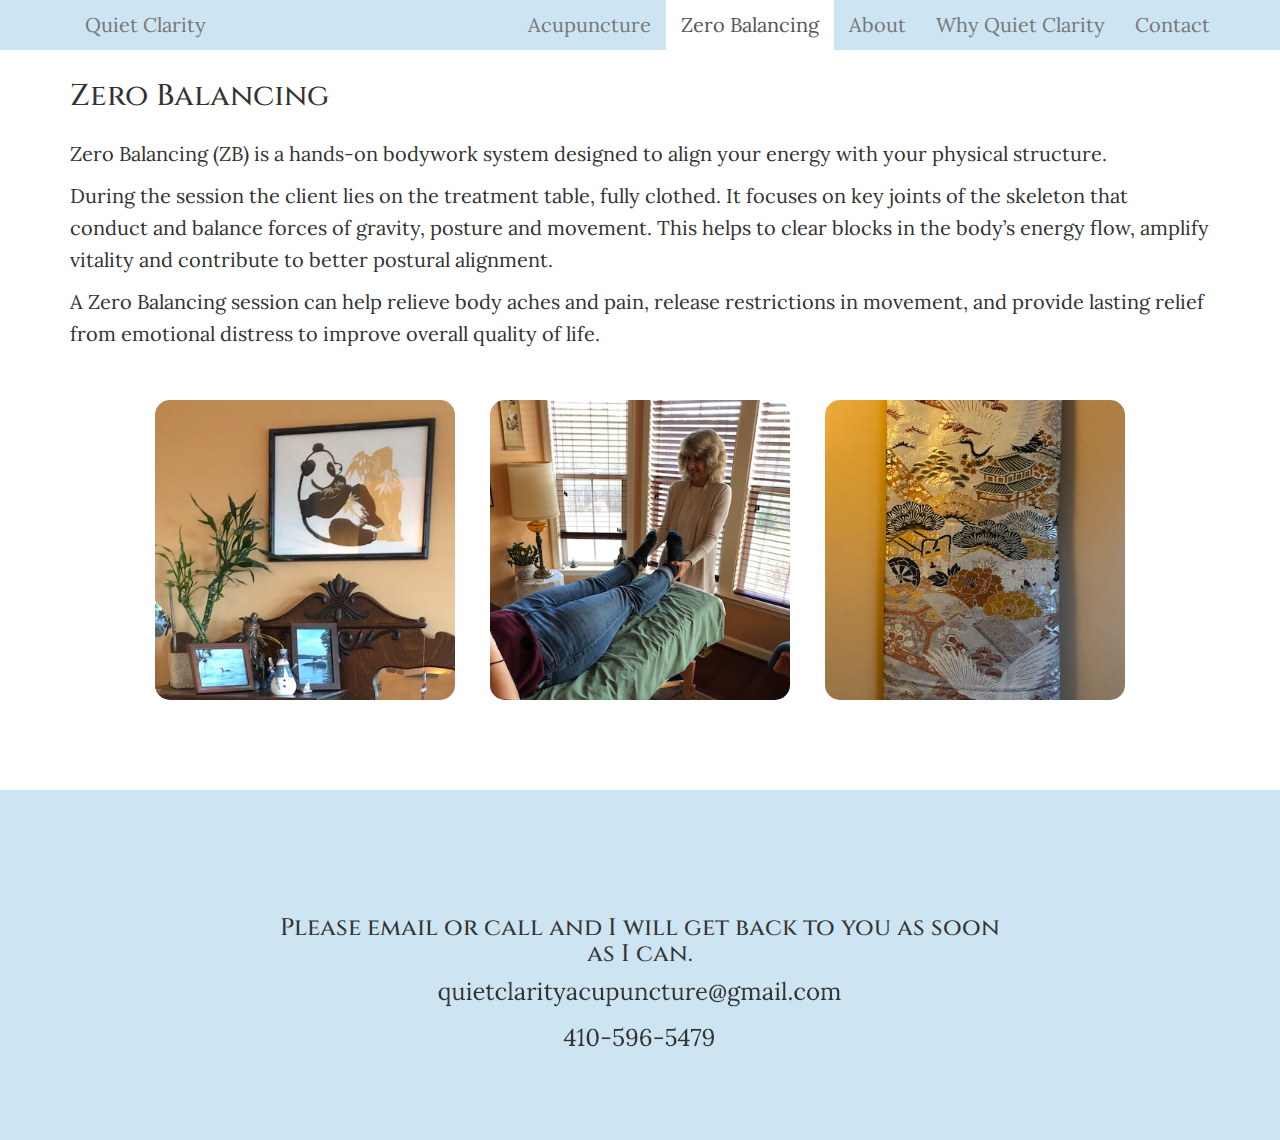
<file: zero-balancing.html>
<!doctype html>
<html class="no-js" lang="">

<head>
  <meta charset="utf-8">
  <meta http-equiv="x-ua-compatible" content="ie=edge">
  <title>Quiet Clarity Acupuncture</title>
  <meta
    name="description"
    content="Acupuncture and Zero-Balancing in Westminster, Maryland."
  >
  <meta
    name="viewport"
    content="width=device-width, initial-scale=1"
  >

<link rel="stylesheet" href="https://maxcdn.bootstrapcdn.com/bootstrap/3.3.7/css/bootstrap.min.css" integrity="sha384-BVYiiSIFeK1dGmJRAkycuHAHRg32OmUcww7on3RYdg4Va+PmSTsz/K68vbdEjh4u" crossorigin="anonymous">
  <link rel="stylesheet" href="./main.css">
</head>

<body>
  <!--[if lte IE 9]>
    <p class="browserupgrade">You are using an <strong>outdated</strong> browser. Please <a href="https://browsehappy.com/">upgrade your browser</a> to improve your experience and security.</p>
  <![endif]-->

  <nav class="navbar navbar-default navbar-fixed-top">
    <div class="container">
      <div class="navbar-header">
        <button type="button" class="navbar-toggle collapsed" data-toggle="collapse" data-target="#navbar" aria-expanded="false" aria-controls="navbar">
          <span class="sr-only">Toggle navigation</span>
          <span class="icon-bar"></span>
          <span class="icon-bar"></span>
          <span class="icon-bar"></span>
        </button>
        <span class="brand-container">
          <a class="navbar-brand" href="./index.html">Quiet Clarity</a>
        </span>
      </div>
      <div id="navbar" class="navbar-collapse collapse">
        <ul class="nav navbar-nav navbar-right">
          <li><a href="./acupuncture.html">Acupuncture</a></li>
          <li class="active"><a href="./zero-balancing.html">Zero Balancing</a></li>
          <li><a href="./about.html">About</a></li>
          <li><a href="./why.html">Why Quiet Clarity</a></li>
          <li><a href="./contact.html">Contact</a></li>
      </div><!--/.nav-collapse -->
    </div><!--/.container -->
  </nav>

  <div class="acupuncture container">
    <div class="row acupuncture__description">
      <div class="col-xs-12 content">
        <h2>Zero Balancing</h2>
        <p>
          Zero Balancing (ZB) is a hands-on bodywork system designed to align your energy with your physical structure.
        </p>
        <p>
          During the session the client lies on the treatment table, fully clothed. It focuses on key joints of the skeleton that conduct and balance forces of gravity, posture and movement. This helps to clear blocks in the body’s energy flow, amplify vitality and contribute to better postural alignment.
        </p>
        <p>
          A Zero Balancing session can help relieve body aches and pain, release restrictions in movement, and provide lasting relief from emotional distress to improve overall quality of life.
        </p>
      </div>
      <div class="col-xs-12 image-container">
        <img class="image" src="./images/office-desk.jpg">
        <img class="image" src="./images/karen-zb.jpg">
        <img class="image" src="./images/tapestry.jpg">
      </div>
    </div>
  </div>

  <!--Contact-->
  <div class="contact-container">
    <div class="contact">
      <h3>Please email or call and I will get back to you as soon as I can.</h3>
      <img src='./images/contact-details.png' />
    </div>
  </div>

<script src="https://code.jquery.com/jquery-3.2.1.slim.min.js" integrity="sha384-KJ3o2DKtIkvYIK3UENzmM7KCkRr/rE9/Qpg6aAZGJwFDMVNA/GpGFF93hXpG5KkN" crossorigin="anonymous"></script>
<script src="https://maxcdn.bootstrapcdn.com/bootstrap/3.3.7/js/bootstrap.min.js" integrity="sha384-Tc5IQib027qvyjSMfHjOMaLkfuWVxZxUPnCJA7l2mCWNIpG9mGCD8wGNIcPD7Txa" crossorigin="anonymous"></script>

  <!-- Google Analytics: change UA-XXXXX-Y to be your site's ID. -->
  <script>
    window.ga = function () { ga.q.push(arguments) }; ga.q = []; ga.l = +new Date;
    ga('create', 'UA-104463520-1', 'auto'); ga('send', 'pageview')
  </script>
  <script src="https://www.google-analytics.com/analytics.js" async defer></script>
</body>

</html>
</file>
<file: main.css>
@import url('https://fonts.googleapis.com/css?family=Lora|Cinzel');

body {
  font-family: 'Lora', serif;
  font-size: 2rem;
  line-height: 1.6;
  font-weight: 400;
  margin-top: 60px;
}

h1, h2, h3, h4 {
  font-family: 'Cinzel', serif;
  text-align: center;
}
@media screen and (min-width: 768px) {
  h1, h2, h3, h4 {
    text-align: left;
  }
}

.navbar {
  font-family: 'Lora', serif;
}
.navbar-brand {
  font-size: 2rem;
}
.navbar-nav {
  text-align: center;
}
@media (min-width: 768px) and (max-width: 991px)  {
  .navbar-brand,
  .navbar-nav {
    font-size: 1.5rem;
  }
}

.navbar-toggle {
  background-color: white;
  border: none;
}
.navbar-toggle:active,
.navbar-toggle:focus {
  background-color: white;
  border: none;
}
.navbar-default .navbar-collapse {
  border: none;
}

.navbar-header .brand-container {
  display: inline-block;
  height: 100%;
  padding-left: 15px;
  margin-bottom: -10px;
}
.navbar-header .brand-container.active,
.navbar-header .brand-container.active:hover {
  background-color: white;
}
.navbar-header .brand-container.active .navbar-brand:hover,
.navbar-header .brand-container.active .navbar-brand {
  color: #555;
}

.navbar-default .navbar-nav>.active>a,
.navbar-default .navbar-nav>.active>a:focus,
.navbar-default .navbar-nav>.active>a:hover {
  background-color: white;
  color: #555;
}

@media screen and (min-width: 768px) {
  .navbar-nav {
    text-align: left;
  }
}

.navbar-default {
  background-color: #cde5f2;
  border: none;
}

.row {
  margin-bottom: 100px;
}
@media screen and (min-width: 768px) {
  .row {
    /*margin-bottom: 25px;*/
  }
}

.image {
  width: 100%;
  max-width: 400px;
  border-radius: 15px;
}
.image-container {
  text-align: center;
}
@media screen and (min-width: 768px) {
  .image-container {
    text-align: left;
  }
}

.btn-container {
  text-align: center;
}
@media screen and (min-width: 768px) {
  .btn-container {
    text-align: left;
  }
}

.home .welcome-title {
  font-family: 'Cinzel', serif;
}
.home .image-container {
  text-align: center;
}

.home__pitch {
  text-align: center;
}
.home__pitch h1,
.home__pitch h3 {
  text-align: center;
}
.home__pitch .content {
  margin-bottom: 25px;
}
.home__pitch .image-container {
  display: inline-block;
  text-align: center;
}
.home__pitch .image {
  display: inline-block;
  max-width: 250px;
  margin: 15px;
}
/*@media screen and (min-width: 768px) {*/
  /*.home__pitch .image {*/
    /*margin: 0 15px;*/
  /*}*/
/*}*/


.home__acupuncture .content  {
  margin-top: 20px;
}
.home__acupuncture .content h2 {
  margin-bottom: 25px;
}
.home__acupuncture .content p {
  margin-bottom: 25px;
}

.home__zero-balancing .content  {
  margin-top: 20px;
}
.home__zero-balancing .content h2 {
  margin-bottom: 25px;
}
.home__zero-balancing .content p {
  margin-bottom: 25px;
}

.home__about .image {
  max-width: 300px;
  border-radius: 145px;
}
.home__about .content h2 {
  margin-bottom: 25px;
}
.home__about .content p {
  margin-bottom: 25px;
}

.home__why .content h2 {
  margin-bottom: 25px;
}
.home__why .content p {
  margin-bottom: 25px;
}
.home__why .image {
  max-width: 350px;
}

.acupuncture__pitch {
  text-align: center;
}
.acupuncture h1,
.acupuncture h3 {
  text-align: center;
}
.acupuncture .row {
  margin-bottom: 50px;
}
.acupuncture .content h2 {
  margin-bottom: 25px;
}
/*.acupuncture .content p {*/
  /*margin-bottom: 25px;*/
/*}*/
.acupuncture .content li {
  margin: 10px 0;
}
.acupuncture .content {
  margin-bottom: 25px;
}
.acupuncture .image-container {
  display: inline-block;
  text-align: center;
  margin-bottom: 25px;
}
.acupuncture .image {
  display: inline-block;
  max-width: 300px;
  margin: 15px;
}

.about .image {
  margin-top: 25px;
  max-width: 350px;
}
.about .row {
  margin-bottom: 50px;
}
.about h3 {
  margin-bottom: 25px;
}
.about .content h2 {
  margin-bottom: 25px;
}
.about .content p {
  margin-bottom: 25px;
}
.about__faq .content p {
  margin-bottom: 45px;
}
.about .book {
  text-decoration: underline;
}
.about h2 {
  font-size: 34px;
}
.about h3 {
  font-size: 26px;
}

.about__description h2,
.about__description h3, {
  text-align: center;
}
@media screen and (min-width: 768px) {
  .about__description h2,
  .about__description h3, {
    text-align: left
  }
}

.why .row {
  margin-bottom: 50px;
}
.why .image-container {
  display: inline-block;
  text-align: center;
}
.why .image {
  display: inline-block;
  width: 100%;
  max-width: 350px;
  margin: 15px 0;
}

.contact-container {
  background-color: #cde5f2;
  width: 100%;
  padding: 25px;
}
.contact-home {
  background-color: white;
}
.contact {
  max-width: 800px;
  margin: 100px auto;
  margin-bottom: 0;
  min-height: 200px;
  padding: 0 25px;
  text-align: center;
}
.contact h3 {
  text-align: center
}
.contact img {
  width: 100%;
  max-width: 412px;
}

#covid-modal {
  margin-top: 40px;
}
#covid-modal .modal-title {
  font-size: 2rem;
  display: inline-block;
}
#covid-modal .close-button {
}
</file>
